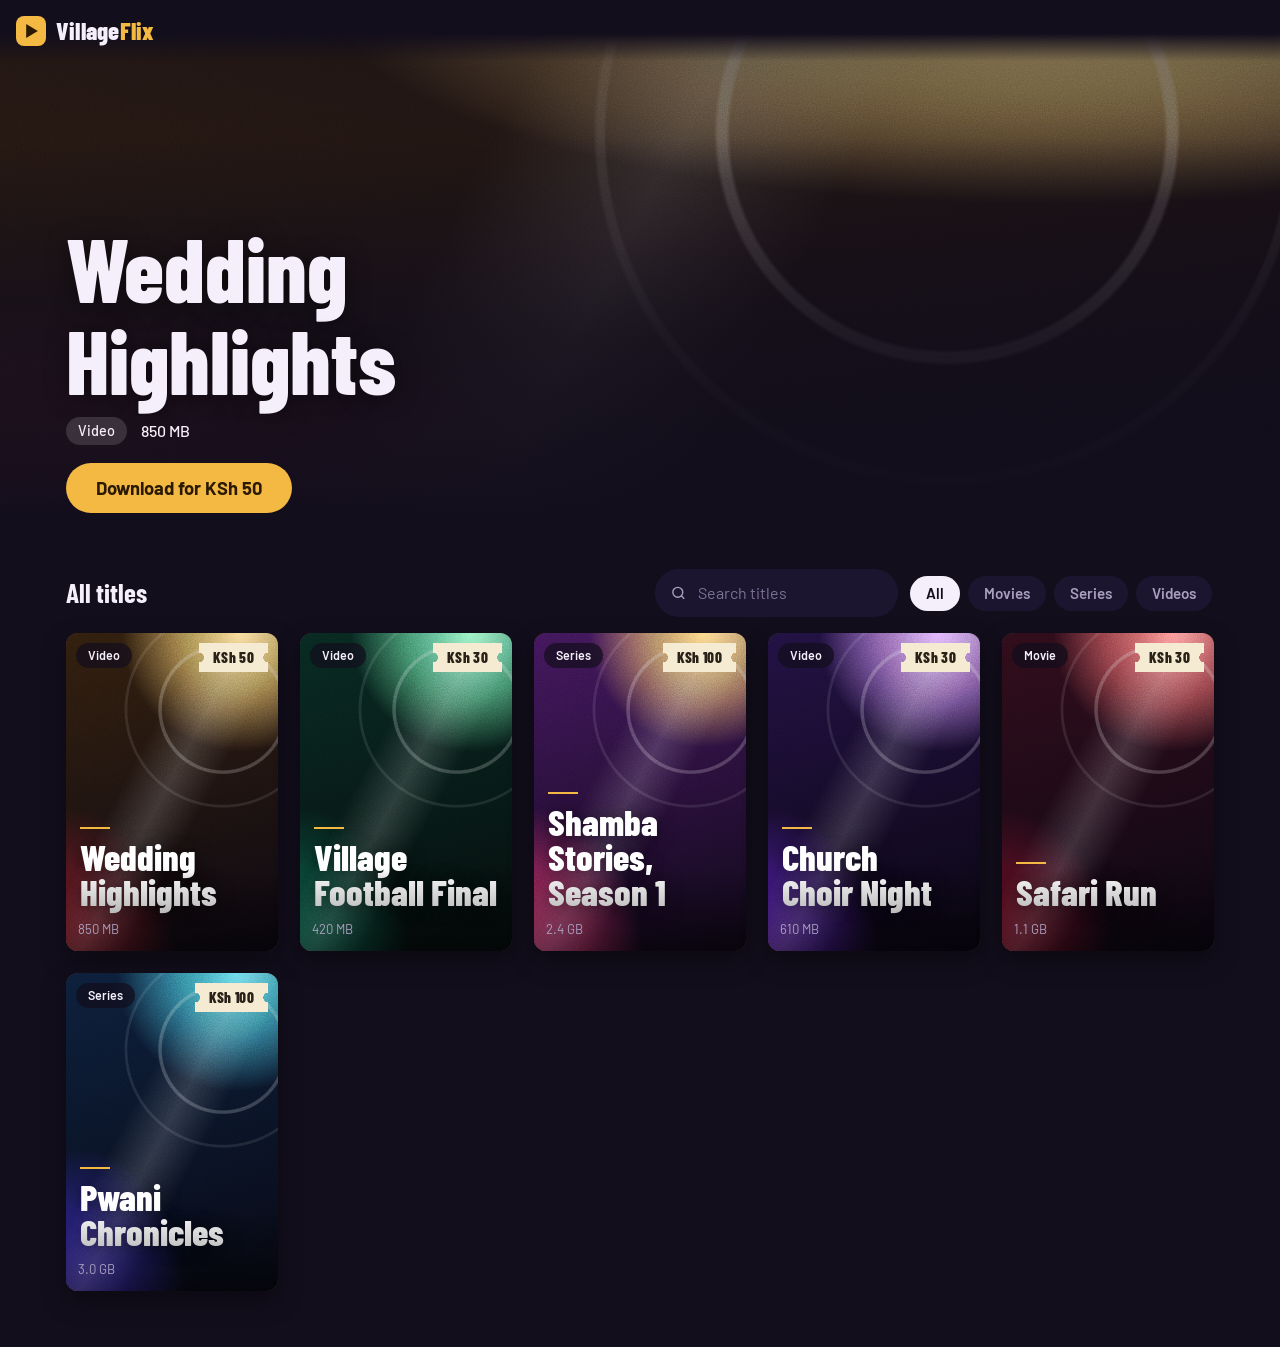
<file: index.html>
<!doctype html>
<html lang="en">
<head>
<meta charset="utf-8">
<meta name="viewport" content="width=device-width,initial-scale=1">
<meta name="theme-color" content="#120E1C">
<title>VillageFlix</title>
<link rel="preconnect" href="https://fonts.googleapis.com">
<link rel="preconnect" href="https://fonts.gstatic.com" crossorigin>
<link rel="stylesheet" href="https://fonts.googleapis.com/css2?family=Barlow+Condensed:wght@600;700;800&family=Barlow:wght@400;500;600;700&display=swap">
<style>
:root{--ink:#120E1C;--velvet:#1B1530;--velvet-2:#271E42;--line:#34294f;--text:#F4EFFA;--muted:#A99FBF;--gold:#F4B942;--gold-ink:#2B1A00;--cream:#F5EBD3;--cream-ink:#2A2118;--curtain:#C2303A;
--display:"Barlow Condensed","Arial Narrow","Roboto Condensed",system-ui,sans-serif;--body:"Barlow",system-ui,-apple-system,"Segoe UI",Roboto,sans-serif}
*{box-sizing:border-box}
body{margin:0;background:var(--ink);color:var(--text);font:400 1rem/1.5 var(--body);min-height:100vh}
:focus-visible{outline:3px solid var(--gold);outline-offset:3px;border-radius:6px}
h1,h2,h3{font-family:var(--display);font-weight:700;line-height:1.02;margin:0}
button{font:inherit}

/* top bar */
.top{display:flex;align-items:center;gap:10px;padding:12px 16px;position:sticky;top:0;z-index:20;background:linear-gradient(var(--ink) 55%,rgba(18,14,28,0))}
.brand{display:flex;align-items:center;gap:10px;font-family:var(--display);font-weight:800;font-size:1.55rem}
.mark{width:30px;height:30px;border-radius:8px;background:var(--gold);display:grid;place-items:center}
.mark svg{width:14px;height:14px;fill:var(--gold-ink);margin-left:2px}

/* price ticket */
.tt{display:inline-block;background:var(--cream);color:var(--cream-ink);font-family:var(--display);font-weight:800;font-size:.95rem;line-height:1;padding:7px 14px;letter-spacing:.02em;
 -webkit-mask:radial-gradient(circle 5px at 0 50%,#0000 97%,#000) left/51% 100% no-repeat,radial-gradient(circle 5px at 100% 50%,#0000 97%,#000) right/51% 100% no-repeat;
 mask:radial-gradient(circle 5px at 0 50%,#0000 97%,#000) left/51% 100% no-repeat,radial-gradient(circle 5px at 100% 50%,#0000 97%,#000) right/51% 100% no-repeat}
.tt.lg{font-size:1.5rem;padding:10px 20px}

.btn{display:inline-flex;align-items:center;justify-content:center;gap:8px;background:var(--gold);color:var(--gold-ink);border:0;border-radius:999px;padding:12px 22px;font:700 1.05rem/1 var(--body);text-decoration:none;cursor:pointer}
.btn:active{transform:scale(.97)}
.btn.big{padding:16px 30px;font-size:1.15rem}
.btn.full{display:flex;width:100%;padding:15px 22px}
.btn.dark{background:var(--cream-ink);color:var(--cream)}
.btn.wa{background:#25D366;color:#06210f}
#sWa .lead{margin:0 0 8px;font-weight:600;color:var(--cream-ink)}
#sWaBtns{display:grid;gap:8px}

/* hero */
.hero{position:relative;margin-top:-58px;min-height:min(78vh,540px);display:flex;align-items:flex-end;overflow:hidden;isolation:isolate}
.hero .bg{position:absolute;inset:0;z-index:-2;background-size:cover;background-position:center}
.hero::after{content:"";position:absolute;inset:0;z-index:-1;background:linear-gradient(0deg,var(--ink) 4%,rgba(18,14,28,.78) 38%,rgba(18,14,28,.25) 75%,rgba(18,14,28,.55) 100%)}
.hero-body{width:100%;max-width:1180px;margin:0 auto;padding:0 16px 30px}
.hero h1{font-size:clamp(2.7rem,9vw,5.6rem);font-weight:800;max-width:14ch;text-wrap:balance;text-shadow:0 2px 24px rgba(0,0,0,.45)}
.meta{margin:12px 0 18px;display:flex;flex-wrap:wrap;gap:10px 14px;align-items:center;font-weight:500}
.kind{background:rgba(255,255,255,.14);padding:3px 12px;border-radius:999px;font-size:.9rem;backdrop-filter:blur(6px)}

main{max-width:1180px;margin:0 auto;padding:0 16px 56px}
.shelf-head{display:flex;flex-wrap:wrap;gap:12px;align-items:center;justify-content:space-between;margin:26px 0 16px}
.shelf-head h2{font-size:1.7rem}
.tools{display:flex;flex-wrap:wrap;gap:10px;align-items:center;min-width:0}
.search{position:relative;flex:1 1 220px;min-width:180px}
.search input{display:block;width:100%;padding:11px 16px 11px 42px;border-radius:999px;background:var(--velvet);color:var(--text);border:1.5px solid transparent;font:inherit}
.search input::placeholder{color:#7d7397}
.search svg{position:absolute;left:15px;top:50%;translate:0 -50%;width:17px;height:17px;stroke:var(--muted);fill:none;stroke-width:2}
.chips{display:flex;gap:8px;overflow-x:auto;scrollbar-width:none;padding:2px}
.chips::-webkit-scrollbar{display:none}
.chip{border:0;background:var(--velvet);color:var(--muted);font:600 .95rem/1 var(--body);padding:10px 16px;border-radius:999px;cursor:pointer;white-space:nowrap}
.chip[aria-pressed="true"]{background:var(--text);color:var(--ink)}

/* posters */
.grid{display:grid;grid-template-columns:repeat(2,1fr);gap:14px}
@media(min-width:620px){.grid{grid-template-columns:repeat(3,1fr);gap:18px}}
@media(min-width:900px){.grid{grid-template-columns:repeat(4,1fr);gap:22px}}
@media(min-width:1100px){.grid{grid-template-columns:repeat(5,1fr)}}
.poster{position:relative;display:block;width:100%;aspect-ratio:2/3;border:0;padding:0;text-align:left;border-radius:12px;overflow:hidden;background:var(--velvet);color:var(--text);cursor:pointer;box-shadow:0 10px 24px rgba(0,0,0,.35);transition:transform .18s ease,box-shadow .18s ease}
.poster:hover{transform:translateY(-4px);box-shadow:0 16px 32px rgba(0,0,0,.5)}
.poster[hidden]{display:none}
.art{position:absolute;inset:0;background-size:cover;background-position:center}
.poster::after{content:"";position:absolute;inset:0;background:linear-gradient(0deg,rgba(18,14,28,.95) 0,rgba(18,14,28,.5) 30%,rgba(18,14,28,0) 56%)}
.poster .tt{position:absolute;top:10px;right:10px;z-index:2}
.poster .kind{position:absolute;top:10px;left:10px;z-index:2;background:rgba(18,14,28,.72);font-size:.78rem;font-weight:600}
.poster .cap{position:absolute;left:0;right:0;bottom:0;z-index:2;padding:12px}
.poster h3{font-size:1.3rem;text-wrap:balance}
.poster .size{font-size:.82rem;color:var(--muted);margin-top:3px}
.empty{padding:40px 16px;text-align:center;color:var(--muted)}
.empty strong{display:block;font-family:var(--display);font-size:1.6rem;color:var(--text);margin-bottom:6px}

/* ---------- generated cover art (no picture needed) ---------- */
.cv{position:relative;overflow:hidden;isolation:isolate;background-color:#120E1C}
.art.cv{position:absolute;inset:0}
.cv::before{content:"";position:absolute;inset:0;z-index:0;
  background:
    radial-gradient(circle at 74% 24%,transparent 0 21%,rgba(255,255,255,.17) 21.4% 22.2%,transparent 22.6% 33%,rgba(255,255,255,.08) 33.3% 33.9%,transparent 34.3%),
    linear-gradient(118deg,transparent 36%,rgba(255,255,255,.13) 48%,transparent 60%)}
.cv::after{content:"";position:absolute;inset:0;z-index:1;pointer-events:none;mix-blend-mode:overlay;opacity:.65;background-size:160px;
  background-image:url("data:image/svg+xml,%3Csvg xmlns='http://www.w3.org/2000/svg' width='160' height='160'%3E%3Cfilter id='n'%3E%3CfeTurbulence type='fractalNoise' baseFrequency='.85' numOctaves='2' stitchTiles='stitch'/%3E%3CfeColorMatrix values='0 0 0 0 1 0 0 0 0 1 0 0 0 0 1 0 0 0 .6 0'/%3E%3C/filter%3E%3Crect width='100%25' height='100%25' filter='url(%23n)'/%3E%3C/svg%3E")}
.cv-title{position:absolute;left:14px;right:14px;bottom:42px;z-index:2;font-family:var(--display);font-weight:800;font-size:clamp(1.55rem,6.6vw,2.3rem);line-height:.95;color:#fff;text-wrap:balance;text-shadow:0 2px 18px rgba(0,0,0,.55)}
.cv-title::before{content:"";display:block;width:30px;height:2px;background:var(--gold);margin-bottom:10px}
.poster.gen::after{background:linear-gradient(0deg,rgba(0,0,0,.5) 0,rgba(0,0,0,0) 26%)}
.poster.gen{box-shadow:0 10px 24px rgba(0,0,0,.35),inset 0 0 0 1px rgba(244,185,66,.28)}
.poster.gen .cap h3{display:none}
.poster.gen .cap{padding-top:0}
.p0{background-image:radial-gradient(90% 60% at 82% 0%,#f9d27a,transparent 62%),radial-gradient(80% 70% at 0% 100%,#8a1c2b,transparent 64%),linear-gradient(165deg,#2b1b0c,#0b0710)}
.p1{background-image:radial-gradient(90% 60% at 80% 0%,#4fd1e6,transparent 62%),radial-gradient(80% 70% at 5% 100%,#3b2bb8,transparent 64%),linear-gradient(165deg,#0b1b33,#070812)}
.p2{background-image:radial-gradient(90% 60% at 80% 0%,#ff7a7a,transparent 62%),radial-gradient(80% 70% at 0% 100%,#7a0f26,transparent 64%),linear-gradient(165deg,#2a0b17,#0a0610)}
.p3{background-image:radial-gradient(90% 60% at 80% 0%,#7bf0b4,transparent 62%),radial-gradient(80% 70% at 0% 100%,#0d6b52,transparent 64%),linear-gradient(165deg,#07241d,#050b0b)}
.p4{background-image:radial-gradient(90% 60% at 80% 0%,#d9a0ff,transparent 62%),radial-gradient(80% 70% at 0% 100%,#5a22b8,transparent 64%),linear-gradient(165deg,#1d0f3a,#09050f)}
.p5{background-image:radial-gradient(90% 60% at 80% 0%,#ffcf6b,transparent 60%),radial-gradient(80% 70% at 0% 100%,#d6336c,transparent 64%),linear-gradient(165deg,#3a1450,#0e0716)}
.p6{background-image:radial-gradient(90% 60% at 80% 0%,#9fd8ff,transparent 62%),radial-gradient(80% 70% at 0% 100%,#0e7490,transparent 64%),linear-gradient(165deg,#062a3a,#04090e)}
.p7{background-image:radial-gradient(90% 55% at 82% 0%,#e6c27a,transparent 60%),radial-gradient(80% 70% at 0% 100%,#3a3a4a,transparent 64%),linear-gradient(165deg,#15121c,#050408)}
.wm{font-family:var(--display);font-weight:800;letter-spacing:.01em}
.wm b{font-weight:800;color:var(--gold)}


/* payment sheet */
dialog{border:0;padding:0;background:transparent;color:var(--cream-ink);width:min(460px,calc(100vw - 24px));max-height:calc(100vh - 24px);overflow:auto;margin:auto}
dialog::backdrop{background:rgba(8,5,16,.78);backdrop-filter:blur(3px)}
.pass-top,.pass-bottom{background:var(--cream);padding:20px}
.pass-top{border-radius:18px 18px 0 0;display:flex;gap:16px;align-items:center;position:relative;
 -webkit-mask:radial-gradient(circle 12px at 0 100%,#0000 97%,#000) left/51% 100% no-repeat,radial-gradient(circle 12px at 100% 100%,#0000 97%,#000) right/51% 100% no-repeat;
 mask:radial-gradient(circle 12px at 0 100%,#0000 97%,#000) left/51% 100% no-repeat,radial-gradient(circle 12px at 100% 100%,#0000 97%,#000) right/51% 100% no-repeat}
.pass-bottom{border-radius:0 0 18px 18px;
 -webkit-mask:radial-gradient(circle 12px at 0 0,#0000 97%,#000) left/51% 100% no-repeat,radial-gradient(circle 12px at 100% 0,#0000 97%,#000) right/51% 100% no-repeat;
 mask:radial-gradient(circle 12px at 0 0,#0000 97%,#000) left/51% 100% no-repeat,radial-gradient(circle 12px at 100% 0,#0000 97%,#000) right/51% 100% no-repeat;
 background-image:linear-gradient(90deg,#b9ad92 50%,transparent 0);background-size:12px 2px;background-repeat:repeat-x;background-position:12px 0}
.mini{width:72px;aspect-ratio:2/3;border-radius:8px;flex:none;position:relative;overflow:hidden}
.pass-top h2{font-size:2rem;color:var(--cream-ink)}
.pass-top p{margin:.2em 0;color:#6b5f4c;font-size:.95rem}
.price{font-family:var(--display);font-weight:800;font-size:1.7rem;margin-top:6px}
.x{position:absolute;top:8px;right:14px;border:0;background:none;font-size:1.6rem;line-height:1;color:#6b5f4c;cursor:pointer;padding:4px 8px}
.rows{display:grid;gap:10px;margin:0 0 6px}
.row{display:flex;justify-content:space-between;align-items:center;gap:10px;background:#fff8e6;border:2px dashed #c9a24a;border-radius:12px;padding:10px 14px}
.row small{display:block;color:#6b5f4c;font-size:.82rem;font-weight:500}
.row strong{font-family:var(--display);font-size:2rem;font-weight:800;letter-spacing:.06em;line-height:1.05}
.copy{border:0;background:var(--cream-ink);color:var(--cream);font:700 .85rem/1 var(--body);padding:9px 13px;border-radius:999px;cursor:pointer}
.steps{margin:14px 0 14px;padding-left:20px;color:#4a4033}
.steps li{margin:5px 0}
.note{margin:12px 0 0;color:#6b5f4c;font-size:.9rem}
@media(prefers-reduced-motion:reduce){.poster,.btn{transition:none}}
</style>
</head>
<body>
<header class="top">
  <div class="brand"><span class="mark"><svg viewBox="0 0 10 12" aria-hidden="true"><path d="M0 0l10 6-10 6z"/></svg></span><span class="wm" id="siteName">Village<b>Flix</b></span></div>
</header>

<section class="hero" id="hero" hidden>
  <div class="bg" id="heroBg"></div>
  <div class="hero-body">
    <h1 id="heroTitle"></h1>
    <div class="meta"><span class="kind" id="heroKind"></span><span id="heroSize"></span></div>
    <button class="btn big" id="heroBtn"></button>
  </div>
</section>

<main>
  <div class="shelf-head">
    <h2>All titles</h2>
    <div class="tools">
      <label class="search">
        <svg viewBox="0 0 24 24" aria-hidden="true"><circle cx="11" cy="11" r="7"/><path d="M20 20l-4-4"/></svg>
        <input id="q" type="search" placeholder="Search titles" aria-label="Search titles" autocomplete="off">
      </label>
      <div class="chips" id="chips" role="group" aria-label="Filter by type">
        <button class="chip" data-kind="all" aria-pressed="true">All</button>
        <button class="chip" data-kind="movie" aria-pressed="false">Movies</button>
        <button class="chip" data-kind="series" aria-pressed="false">Series</button>
        <button class="chip" data-kind="video" aria-pressed="false">Videos</button>
      </div>
    </div>
  </div>
  <div class="grid" id="grid"></div>
  <div class="empty" id="none" hidden><strong>No titles match</strong>Try a different word or choose All.</div>
</main>

<dialog id="sheet" aria-labelledby="sTitle">
  <div class="pass-top">
    <div class="mini" id="sArt"></div>
    <div>
      <h2 id="sTitle"></h2>
      <p id="sMeta"></p>
      <div class="price" id="sPrice"></div>
    </div>
    <button class="x" id="sClose" aria-label="Close">&times;</button>
  </div>
  <div class="pass-bottom">
    <div class="rows">
      <div class="row"><div><small>Till number</small><strong id="sTill"></strong></div><button class="copy" data-copy="till">Copy</button></div>
      <div class="row"><div><small>Amount</small><strong id="sAmt"></strong></div><button class="copy" data-copy="amt">Copy</button></div>
    </div>
    <ol class="steps">
      <li>Open M-Pesa, then Lipa na M-Pesa, then Buy Goods and Services</li>
      <li>Enter the till number and the amount</li>
      <li>Send us your M-Pesa message to get your download link</li>
    </ol>
    <div id="sWa" hidden>
      <p class="lead">I have paid. Send the message on WhatsApp:</p>
      <div id="sWaBtns"></div>
    </div>
    <p class="note" id="sNote" hidden>After you pay, send your M-Pesa message to the seller. You will get your download link once the payment is confirmed.</p>
  </div>
</dialog>

<script>
/* =====================================================================
   EDIT THIS PART ONLY
   ===================================================================== */
const SETTINGS = {
  siteName: "VillageFlix",
  till: "5196055",          // your till number (change to your brother's later)
  // WhatsApp numbers that receive the "I have paid" message, in this form: 254712345678
  // One button is shown per number. Leave the list empty to hide the buttons.
  whatsapp: ["254769661924", "254708838468"],
};

/* One line per video. Fields:
   title  – name shown on the poster
   type   – "movie", "series" or "video"
   price  – number of shillings
   size   – text such as "1.2 GB" (optional)
   image  – poster picture, e.g. "images/wedding.jpg" (optional; a tall picture looks best)
   cover  – if there is no image, a colour style: gold, red, blue, green, violet or sunset
   NOTE: do NOT put download links here. Anyone can read this page's code.
         Send the download link to each customer after you confirm their payment.
   The examples below are samples. Replace them with your own videos. */
const VIDEOS = [
  { title: "Wedding Highlights",        type: "video",  price: 50,  size: "850 MB", cover: "gold"   },
  { title: "Village Football Final",    type: "video",  price: 30,  size: "420 MB", cover: "green"  },
  { title: "Shamba Stories, Season 1",  type: "series", price: 100, size: "2.4 GB", cover: "sunset" },
  { title: "Church Choir Night",        type: "video",  price: 30,  size: "610 MB", cover: "violet" },
  { title: "Safari Run",                type: "movie",  price: 30,  size: "1.1 GB", cover: "red"    },
  { title: "Pwani Chronicles",          type: "series", price: 100, size: "3.0 GB", cover: "blue"   },
];
/* ===================================================================== */

(function () {
  var $ = function (id) { return document.getElementById(id); };
  var kindLabel = { movie: "Movie", series: "Series", video: "Video" };
  var current = null, kind = "all";
  document.title = SETTINGS.siteName;

  var PAL = { gold: 0, blue: 1, red: 2, green: 3, violet: 4, sunset: 5, ocean: 6, noir: 7 };
  function hash(str) { var h = 0; for (var i = 0; i < str.length; i++) h = (h * 31 + str.charCodeAt(i)) >>> 0; return h; }
  function pal(v) { return (v.cover in PAL) ? PAL[v.cover] : hash(v.title) % 8; }
  function art(v, bare) {
    var d = document.createElement("div");
    if (v.image) {
      d.className = "art"; d.style.backgroundImage = "url('" + encodeURI(v.image) + "')";
    } else {
      d.className = "art cv p" + pal(v);
      if (!bare) { var t = document.createElement("span"); t.className = "cv-title"; t.textContent = v.title; d.appendChild(t); }
    }
    return d;
  }
  function el(tag, cls, text) { var e = document.createElement(tag); if (cls) e.className = cls; if (text) e.textContent = text; return e; }

  // hero
  if (VIDEOS.length) {
    var f = VIDEOS.find(function (v) { return v.featured; }) || VIDEOS[0];
    $("hero").hidden = false;
    var bg = $("heroBg");
    if (f.image) bg.style.backgroundImage = "url('" + encodeURI(f.image) + "')"; else bg.className = "bg cv p" + pal(f);
    $("heroTitle").textContent = f.title;
    $("heroKind").textContent = kindLabel[f.type] || "Video";
    $("heroSize").textContent = f.size || "";
    $("heroBtn").textContent = "Download for KSh " + f.price;
    $("heroBtn").onclick = function () { openSheet(f); };
  }

  // grid
  var grid = $("grid");
  if (!VIDEOS.length) {
    grid.replaceWith(Object.assign(el("div", "empty"), { innerHTML: "<strong>No videos yet</strong>New titles are coming. Check back soon." }));
  }
  VIDEOS.forEach(function (v) {
    var b = el("button", "poster" + (v.image ? "" : " gen")); b.type = "button";
    b.dataset.kind = v.type; b.dataset.title = v.title.toLowerCase();
    b.setAttribute("aria-label", v.title + ", KSh " + v.price);
    b.appendChild(art(v));
    b.appendChild(el("span", "kind", kindLabel[v.type] || "Video"));
    b.appendChild(el("span", "tt", "KSh " + v.price));
    var cap = el("div", "cap"); cap.appendChild(el("h3", "", v.title)); if (v.size) cap.appendChild(el("div", "size", v.size));
    b.appendChild(cap);
    b.onclick = function () { openSheet(v); };
    grid.appendChild(b);
  });

  // search + filter
  function apply() {
    var term = $("q").value.trim().toLowerCase(), shown = 0;
    grid.querySelectorAll(".poster").forEach(function (p) {
      var ok = (kind === "all" || p.dataset.kind === kind) && (!term || p.dataset.title.indexOf(term) > -1);
      p.hidden = !ok; if (ok) shown++;
    });
    $("none").hidden = shown > 0 || !VIDEOS.length;
  }
  $("chips").addEventListener("click", function (e) {
    var b = e.target.closest(".chip"); if (!b) return;
    kind = b.dataset.kind;
    this.querySelectorAll(".chip").forEach(function (c) { c.setAttribute("aria-pressed", c === b); });
    apply();
  });
  $("q").addEventListener("input", apply);

  // payment sheet
  var sheet = $("sheet");
  function openSheet(v) {
    current = v;
    var a = $("sArt"); a.replaceChildren(art(v, true));
    $("sTitle").textContent = v.title;
    $("sMeta").textContent = (kindLabel[v.type] || "Video") + (v.size ? " · " + v.size : "");
    $("sPrice").textContent = "KSh " + v.price;
    $("sTill").textContent = SETTINGS.till;
    $("sAmt").textContent = "KSh " + v.price;
    var nums = [].concat(SETTINGS.whatsapp || []).map(function (n) { return String(n).replace(/\D/g, ""); }).filter(Boolean);
    var box = $("sWaBtns"); box.replaceChildren();
    if (nums.length) {
      var msg = 'Hello, I have paid KSh ' + v.price + ' to till ' + SETTINGS.till + ' for "' + v.title + '". My M-Pesa number is: ';
      nums.forEach(function (num) {
        var local = num.indexOf("254") === 0 ? "0" + num.slice(3) : num;
        var a = el("a", "btn wa full", "WhatsApp " + local.replace(/^(\d{4})(\d{3})(\d{3})$/, "$1 $2 $3"));
        a.href = "https://wa.me/" + num + "?text=" + encodeURIComponent(msg);
        a.target = "_blank"; a.rel = "noopener";
        box.appendChild(a);
      });
      $("sWa").hidden = false; $("sNote").hidden = true;
    } else { $("sWa").hidden = true; $("sNote").hidden = false; }
    sheet.showModal();
  }
  $("sClose").onclick = function () { sheet.close(); };
  sheet.addEventListener("click", function (e) { if (e.target === sheet) sheet.close(); });
  sheet.querySelectorAll(".copy").forEach(function (b) {
    b.onclick = function () {
      var t = b.dataset.copy === "till" ? SETTINGS.till : String(current.price);
      var done = function () { b.textContent = "Copied"; setTimeout(function () { b.textContent = "Copy"; }, 1500); };
      if (navigator.clipboard) navigator.clipboard.writeText(t).then(done, done); else done();
    };
  });
})();
</script>
</body>
</html>
</file>
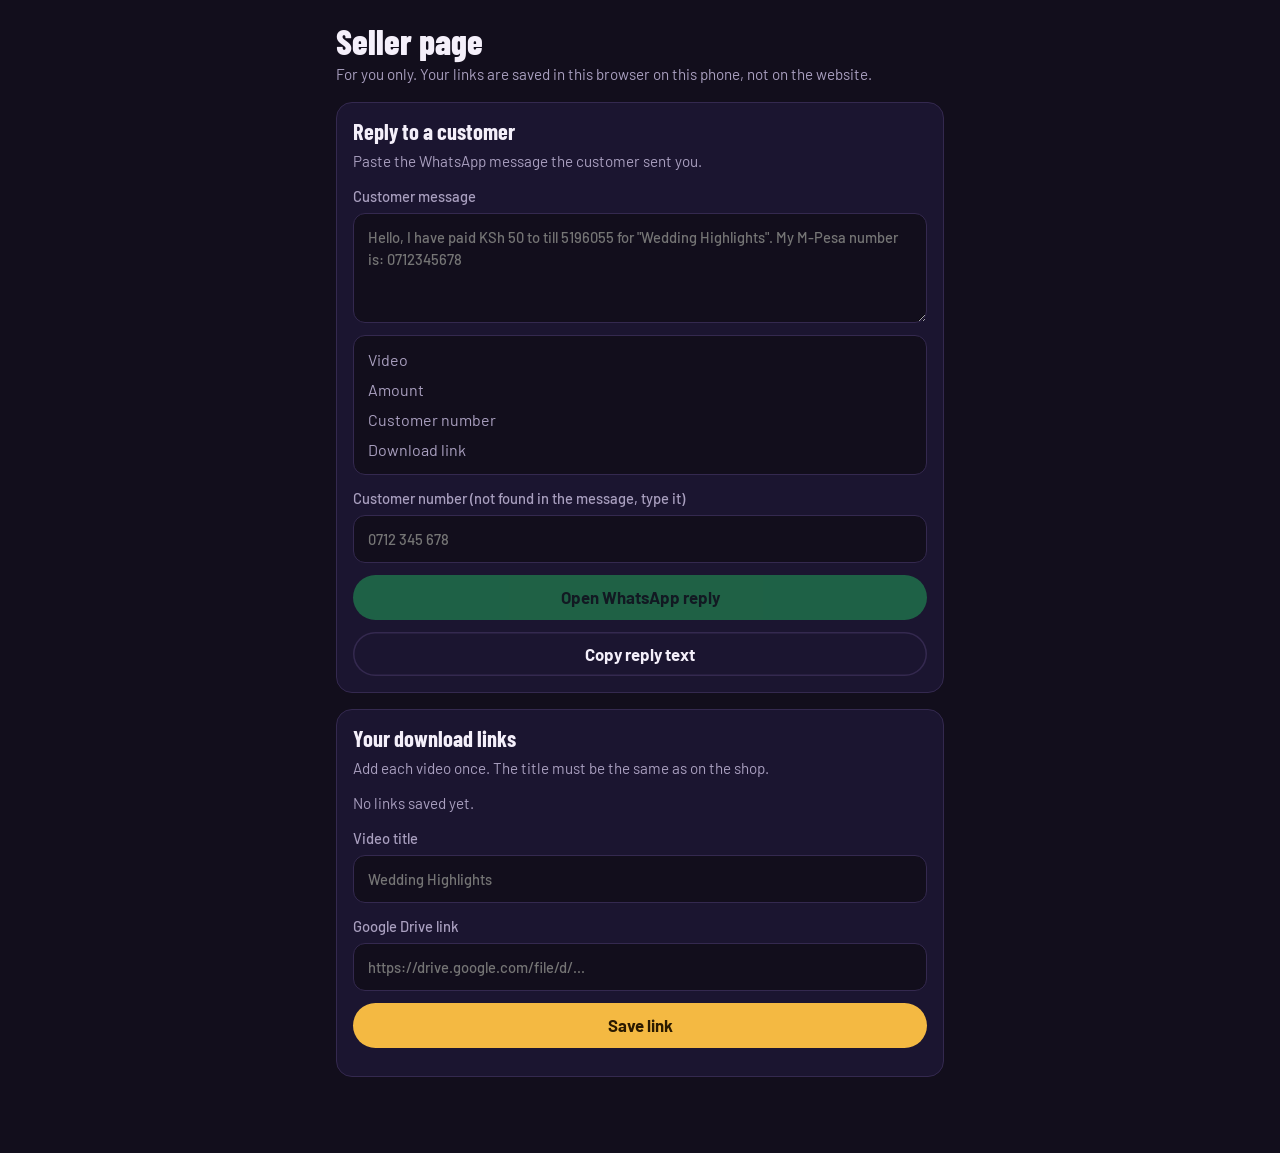
<file: admin.html>
<!doctype html>
<html lang="en">
<head>
<meta charset="utf-8">
<meta name="viewport" content="width=device-width,initial-scale=1">
<meta name="robots" content="noindex">
<title>Seller page</title>
<link rel="preconnect" href="https://fonts.googleapis.com">
<link rel="preconnect" href="https://fonts.gstatic.com" crossorigin>
<link rel="stylesheet" href="https://fonts.googleapis.com/css2?family=Barlow+Condensed:wght@600;700;800&family=Barlow:wght@400;500;600;700&display=swap">
<style>
:root{--ink:#120E1C;--velvet:#1B1530;--line:#34294f;--text:#F4EFFA;--muted:#A99FBF;--gold:#F4B942;--gold-ink:#2B1A00;--ok:#3DDC97;--bad:#ff7b84;
--display:"Barlow Condensed","Arial Narrow",system-ui,sans-serif;--body:"Barlow",system-ui,-apple-system,"Segoe UI",Roboto,sans-serif}
*{box-sizing:border-box}
body{margin:0;background:var(--ink);color:var(--text);font:400 1rem/1.5 var(--body)}
main{max-width:640px;margin:0 auto;padding:18px 16px 60px}
h1{font:800 2.2rem/1 var(--display);margin:6px 0 4px}
h2{font:700 1.4rem/1.1 var(--display);margin:0 0 6px}
.muted{color:var(--muted);font-size:.95rem;margin:.2em 0 .8em}
.panel{background:var(--velvet);border:1px solid var(--line);border-radius:16px;padding:16px;margin:16px 0}
label{display:block;margin-top:12px;font-size:.92rem;color:var(--muted);font-weight:500}
input,textarea{display:block;width:100%;margin-top:6px;padding:12px 14px;background:var(--ink);color:var(--text);border:1.5px solid var(--line);border-radius:12px;font:inherit}
textarea{min-height:110px;resize:vertical}
:focus-visible{outline:3px solid var(--gold);outline-offset:2px}
.btn{display:flex;align-items:center;justify-content:center;width:100%;margin-top:12px;border:0;border-radius:999px;padding:14px 20px;background:var(--gold);color:var(--gold-ink);font:700 1.05rem/1 var(--body);text-decoration:none;cursor:pointer}
.btn.wa{background:#25D366;color:#06210f}
.btn.ghost{background:transparent;color:var(--text);box-shadow:inset 0 0 0 1.5px var(--line)}
.btn[aria-disabled="true"]{opacity:.4;pointer-events:none}
.found{display:grid;gap:6px;margin-top:12px;background:var(--ink);border:1px solid var(--line);border-radius:12px;padding:12px 14px}
.found div{display:flex;justify-content:space-between;gap:12px}
.found span:first-child{color:var(--muted)}
.found strong{text-align:right;word-break:break-word}
.good{color:var(--ok)}.warn{color:var(--bad)}
.item{display:flex;justify-content:space-between;align-items:center;gap:10px;border-top:1px solid var(--line);padding:10px 0}
.item:first-of-type{border-top:0}
.item small{display:block;color:var(--muted);word-break:break-all}
.x{background:none;border:0;color:var(--bad);font:600 .9rem var(--body);cursor:pointer}
</style>
</head>
<body>
<main>
  <h1>Seller page</h1>
  <p class="muted">For you only. Your links are saved in this browser on this phone, not on the website.</p>

  <section class="panel" aria-labelledby="h-reply">
    <h2 id="h-reply">Reply to a customer</h2>
    <p class="muted">Paste the WhatsApp message the customer sent you.</p>
    <label>Customer message
      <textarea id="msg" placeholder='Hello, I have paid KSh 50 to till 5196055 for "Wedding Highlights". My M-Pesa number is: 0712345678'></textarea>
    </label>
    <div class="found" id="found" hidden>
      <div><span>Video</span><strong id="fTitle"></strong></div>
      <div><span>Amount</span><strong id="fAmt"></strong></div>
      <div><span>Customer number</span><strong id="fPhone"></strong></div>
      <div><span>Download link</span><strong id="fLink"></strong></div>
    </div>
    <label id="phoneFix" hidden>Customer number (not found in the message, type it)
      <input id="phoneIn" inputmode="tel" placeholder="0712 345 678">
    </label>
    <p class="muted" id="check" hidden>Before you send: look in your M-Pesa messages. Is there a payment of this amount from this number?</p>
    <a class="btn wa" id="send" aria-disabled="true" target="_blank" rel="noopener">Open WhatsApp reply</a>
    <button class="btn ghost" id="copy" type="button">Copy reply text</button>
  </section>

  <section class="panel" aria-labelledby="h-links">
    <h2 id="h-links">Your download links</h2>
    <p class="muted">Add each video once. The title must be the same as on the shop.</p>
    <div id="list"></div>
    <label>Video title
      <input id="newTitle" placeholder="Wedding Highlights" autocomplete="off">
    </label>
    <label>Google Drive link
      <input id="newLink" inputmode="url" placeholder="https://drive.google.com/file/d/..." autocomplete="off">
    </label>
    <button class="btn" id="add" type="button">Save link</button>
    <p class="muted" id="addMsg" role="status"></p>
  </section>
</main>

<script>
(function () {
  var $ = function (id) { return document.getElementById(id); };
  var KEY = "videoshop_links_v1";
  function load() { try { return JSON.parse(localStorage.getItem(KEY)) || []; } catch (e) { return []; } }
  function save(a) { try { localStorage.setItem(KEY, JSON.stringify(a)); return true; } catch (e) { return false; } }
  var links = load();
  function norm(s) { return String(s || "").toLowerCase().replace(/[“”"']/g, "").replace(/\s+/g, " ").trim(); }
  function phone254(raw) {
    var d = String(raw || "").replace(/\D/g, "");
    if (d.indexOf("254") === 0 && d.length === 12) return d;
    if (d.charAt(0) === "0" && d.length === 10) return "254" + d.slice(1);
    if (d.length === 9) return "254" + d;
    return "";
  }
  function show(d) { return d ? "0" + d.slice(3) : ""; }

  function renderList() {
    var box = $("list"); box.replaceChildren();
    if (!links.length) { var p = document.createElement("p"); p.className = "muted"; p.textContent = "No links saved yet."; box.appendChild(p); }
    links.forEach(function (it, i) {
      var row = document.createElement("div"); row.className = "item";
      var left = document.createElement("div");
      var b = document.createElement("strong"); b.textContent = it.title;
      var s = document.createElement("small"); s.textContent = it.link;
      left.appendChild(b); left.appendChild(s);
      var x = document.createElement("button"); x.className = "x"; x.type = "button"; x.textContent = "Remove";
      x.onclick = function () { links.splice(i, 1); save(links); renderList(); parse(); };
      row.appendChild(left); row.appendChild(x); box.appendChild(row);
    });
  }

  $("add").onclick = function () {
    var t = $("newTitle").value.trim(), l = $("newLink").value.trim(), m = $("addMsg");
    if (!t || !/^https?:\/\//i.test(l)) { m.textContent = "Enter the title and a link that starts with https://"; return; }
    var i = links.findIndex(function (x) { return norm(x.title) === norm(t); });
    if (i > -1) links[i] = { title: t, link: l }; else links.push({ title: t, link: l });
    m.textContent = save(links) ? "Saved." : "Could not save in this browser. Private mode may block it.";
    $("newTitle").value = ""; $("newLink").value = ""; renderList(); parse();
  };

  var reply = "";
  function parse() {
    var text = $("msg").value, found = $("found");
    if (!text.trim()) { found.hidden = true; $("check").hidden = true; $("phoneFix").hidden = true; setSend(""); return; }
    var t = (text.match(/for\s+["“”](.+?)["“”]/i) || [])[1] || "";
    var a = (text.match(/KSh\s*([\d,]+)/i) || [])[1] || "";
    var raw = (text.match(/number\s+is\s*:?\s*([+\d][\d\s+-]*)/i) || [])[1] || "";
    var ph = phone254(raw) || phone254($("phoneIn").value);
    var hit = links.find(function (x) { return norm(x.title) === norm(t); });
    found.hidden = false; $("check").hidden = false;
    $("fTitle").textContent = t || "Not found";
    $("fAmt").textContent = a ? "KSh " + a : "Not found";
    var fp = $("fPhone"); fp.textContent = ph ? show(ph) : "Not found"; fp.className = ph ? "" : "warn";
    var fl = $("fLink"); fl.textContent = hit ? "Saved" : "Not saved yet"; fl.className = hit ? "good" : "warn";
    $("phoneFix").hidden = !!phone254(raw);
    if (t && ph && hit) {
      reply = 'Payment received, thank you! Download "' + hit.title + '" here: ' + hit.link;
      setSend("https://wa.me/" + ph + "?text=" + encodeURIComponent(reply));
    } else { reply = ""; setSend(""); }
  }
  function setSend(href) {
    var s = $("send");
    if (href) { s.href = href; s.setAttribute("aria-disabled", "false"); }
    else { s.removeAttribute("href"); s.setAttribute("aria-disabled", "true"); }
  }
  $("msg").addEventListener("input", parse);
  $("phoneIn").addEventListener("input", parse);
  $("copy").onclick = function () {
    var b = this; if (!reply) { b.textContent = "Fill the message and save the link first"; setTimeout(function () { b.textContent = "Copy reply text"; }, 2000); return; }
    var done = function () { b.textContent = "Copied"; setTimeout(function () { b.textContent = "Copy reply text"; }, 1500); };
    if (navigator.clipboard) navigator.clipboard.writeText(reply).then(done, done); else done();
  };
  renderList();
})();
</script>
</body>
</html>
</file>
